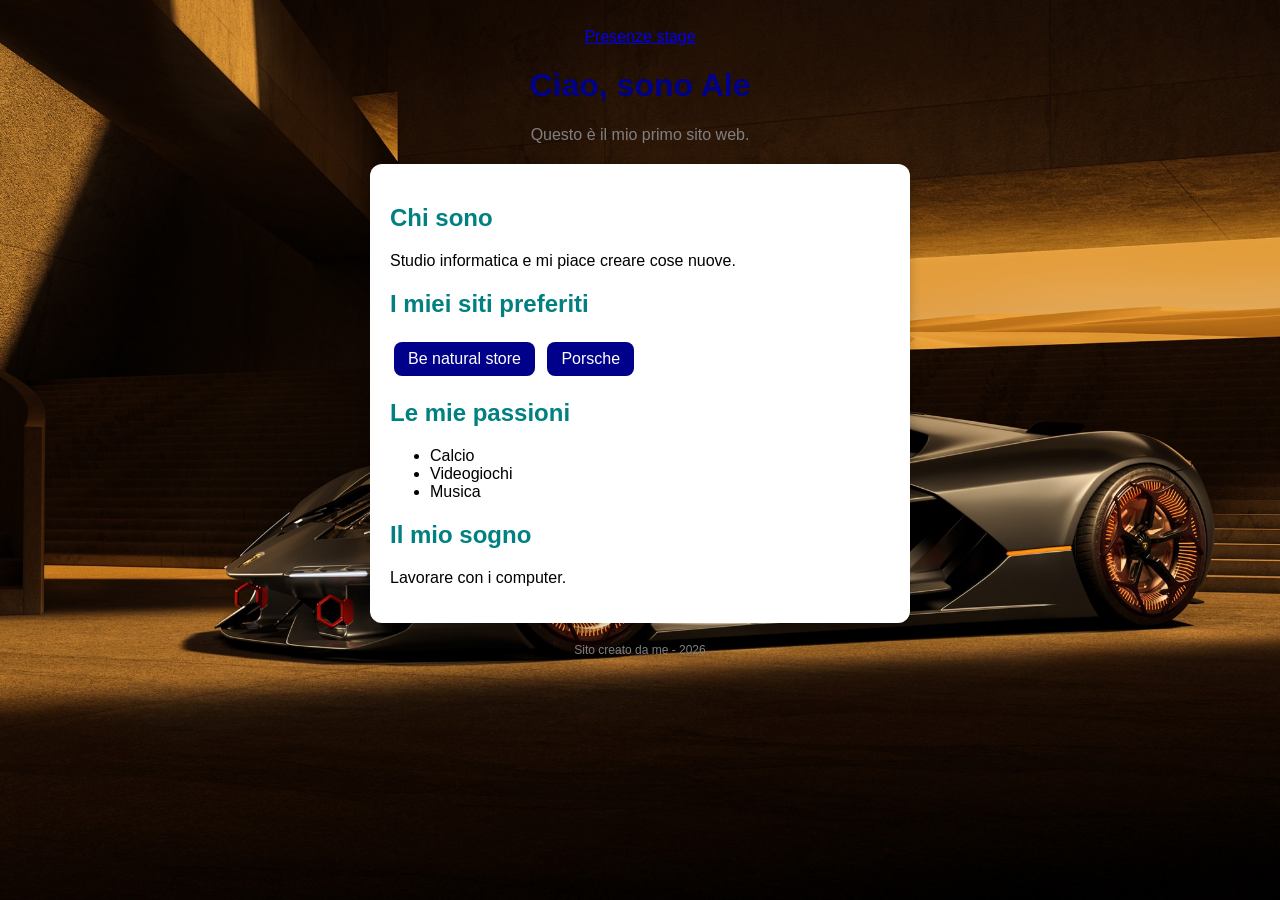
<file: index.html>
<!DOCTYPE html>
<html lang="it">
<head>
  <meta charset="utf-8">
  <meta name="viewport" content="width=device-width, initial-scale=1">
  <title>Il mio primo sito</title>
  <a href="presenze.html">Presenze stage</a>
  <link rel="stylesheet" href="style.css">
</head>
<body>
  <h1>Ciao, sono Ale</h1>
  <p class="sotto">Questo è il mio primo sito web.</p>

  <div class="scheda">
    <h2>Chi sono</h2>
    <p>Studio informatica e mi piace creare cose nuove.</p>
     <h2>I miei siti preferiti</h2>
    <p>
      <a class="bottone" href="https://it.wikipedia.org/wiki/HTML" target="_blank">Be natural store</a>
      <a class="bottone" href="https://www.porsche.com/italy/models/">Porsche</a>
    </p>
    <h2>Le mie passioni</h2>
    <ul>
      <li>Calcio</li>
      <li>Videogiochi</li>
      <li>Musica</li>
    </ul>

    <h2>Il mio sogno</h2>
    <p>Lavorare con i computer.</p>
  </div>

  <p class="piede">Sito creato da me - 2026</p>
</body>
</html>
</file>
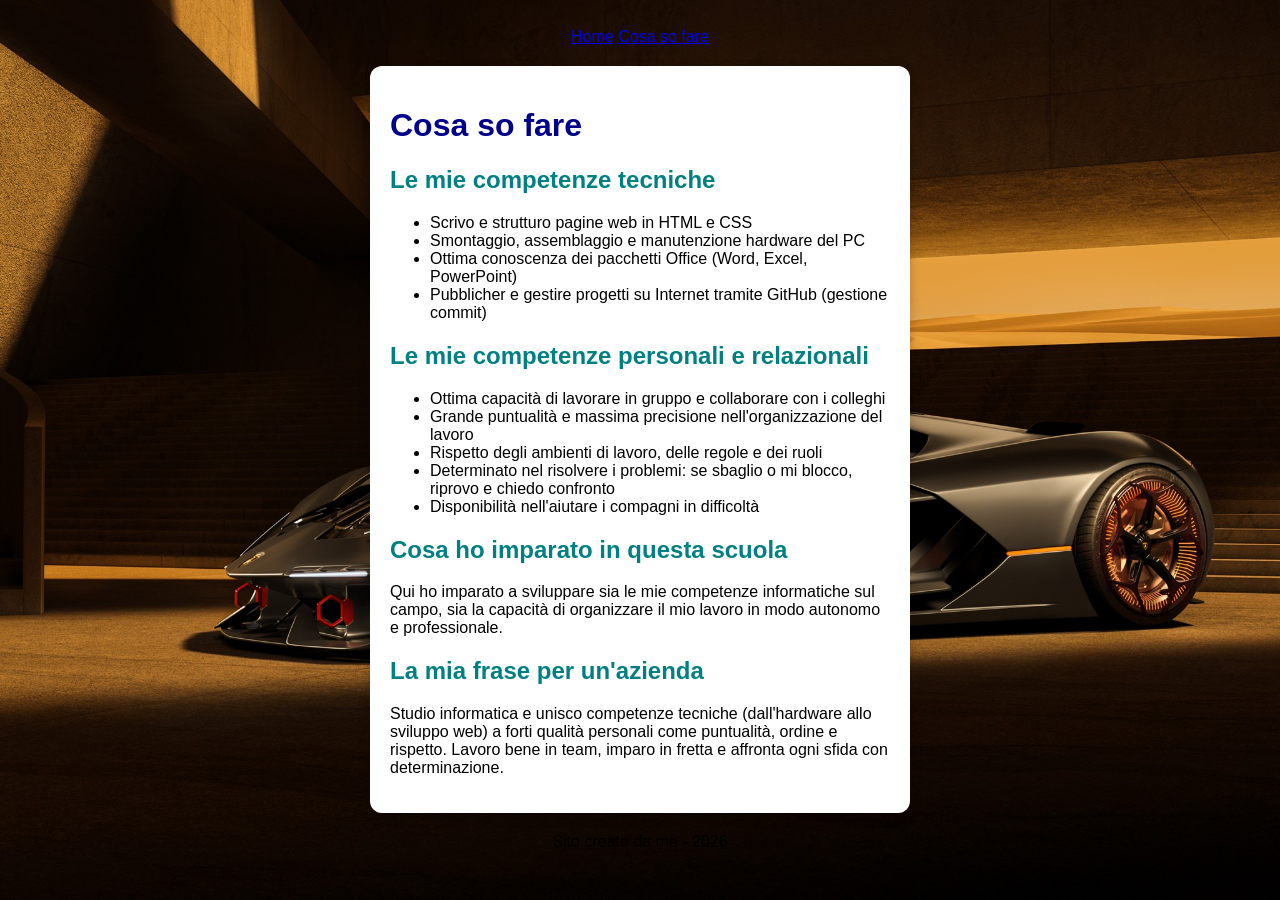
<file: competenze.html>
<!DOCTYPE html>
<html lang="it">
<head>
  <meta charset="utf-8">
  <meta name="viewport" content="width=device-width, initial-scale=1">
  <title>Cosa so fare</title>
  <link rel="stylesheet" href="style.css">
</head>
<body>
  <nav class="menu">
    <a href="index.html">Home</a>
    <a href="competenze.html" aria-current="page">Cosa so fare</a>
  </nav>

  <main class="scheda">
    <h1>Cosa so fare</h1>

    <h2>Le mie competenze tecniche</h2>
    <ul>
      <li>Scrivo e strutturo pagine web in HTML e CSS</li>
      <li>Smontaggio, assemblaggio e manutenzione hardware del PC</li>
      <li>Ottima conoscenza dei pacchetti Office (Word, Excel, PowerPoint)</li>
      <li>Pubblicher e gestire progetti su Internet tramite GitHub (gestione commit)</li>
    </ul>

    <h2>Le mie competenze personali e relazionali</h2>
    <ul>
      <li>Ottima capacità di lavorare in gruppo e collaborare con i colleghi</li>
      <li>Grande puntualità e massima precisione nell'organizzazione del lavoro</li>
      <li>Rispetto degli ambienti di lavoro, delle regole e dei ruoli</li>
      <li>Determinato nel risolvere i problemi: se sbaglio o mi blocco, riprovo e chiedo confronto</li>
      <li>Disponibilità nell'aiutare i compagni in difficoltà</li>
    </ul>

    <h2>Cosa ho imparato in questa scuola</h2>
    <p>Qui ho imparato a sviluppare sia le mie competenze informatiche sul campo, sia la capacità di organizzare il mio lavoro in modo autonomo e professionale.</p>

    <h2>La mia frase per un'azienda</h2>
    <p>Studio informatica e unisco competenze tecniche (dall'hardware allo sviluppo web) a forti qualità personali come puntualità, ordine e rispetto. Lavoro bene in team, imparo in fretta e affronta ogni sfida con determinazione.</p>
  </main>

  <footer>Sito creato da me - 2026</footer>
</body>
</html>
</file>
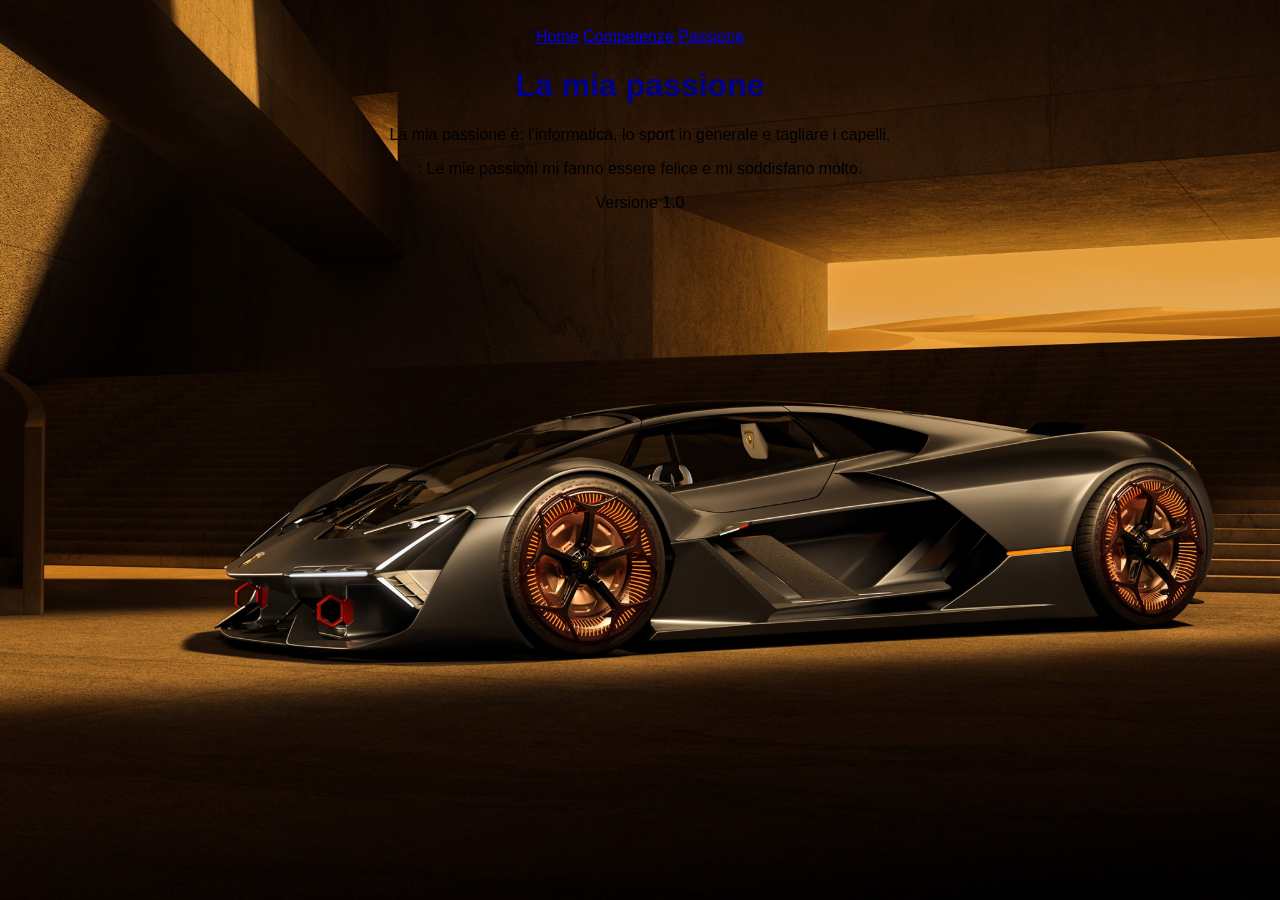
<file: passione.html>
<!DOCTYPE html>
<html lang="it">
<head>
  <meta charset="utf-8">
  <meta name="viewport" content="width=device-width, initial-scale=1">
  <title>La mia passione</title>
  <link rel="stylesheet" href="style.css">
</head>
<body>
  <nav>
    <a href="index.html">Home</a>
    <a href="competenze.html">Competenze</a>
    <a href="passione.html">Passione</a>
  </nav>
  <main>
    <h1>La mia passione</h1>
    <p> La mia passione è: l'informatica, lo sport in generale e tagliare i capelli. </p>
    <p>: Le mie passioni mi fanno essere felice e mi soddisfano molto. </p>
  </main>
  <footer>Versione 1.0</footer>
</body>
</html>
</file>
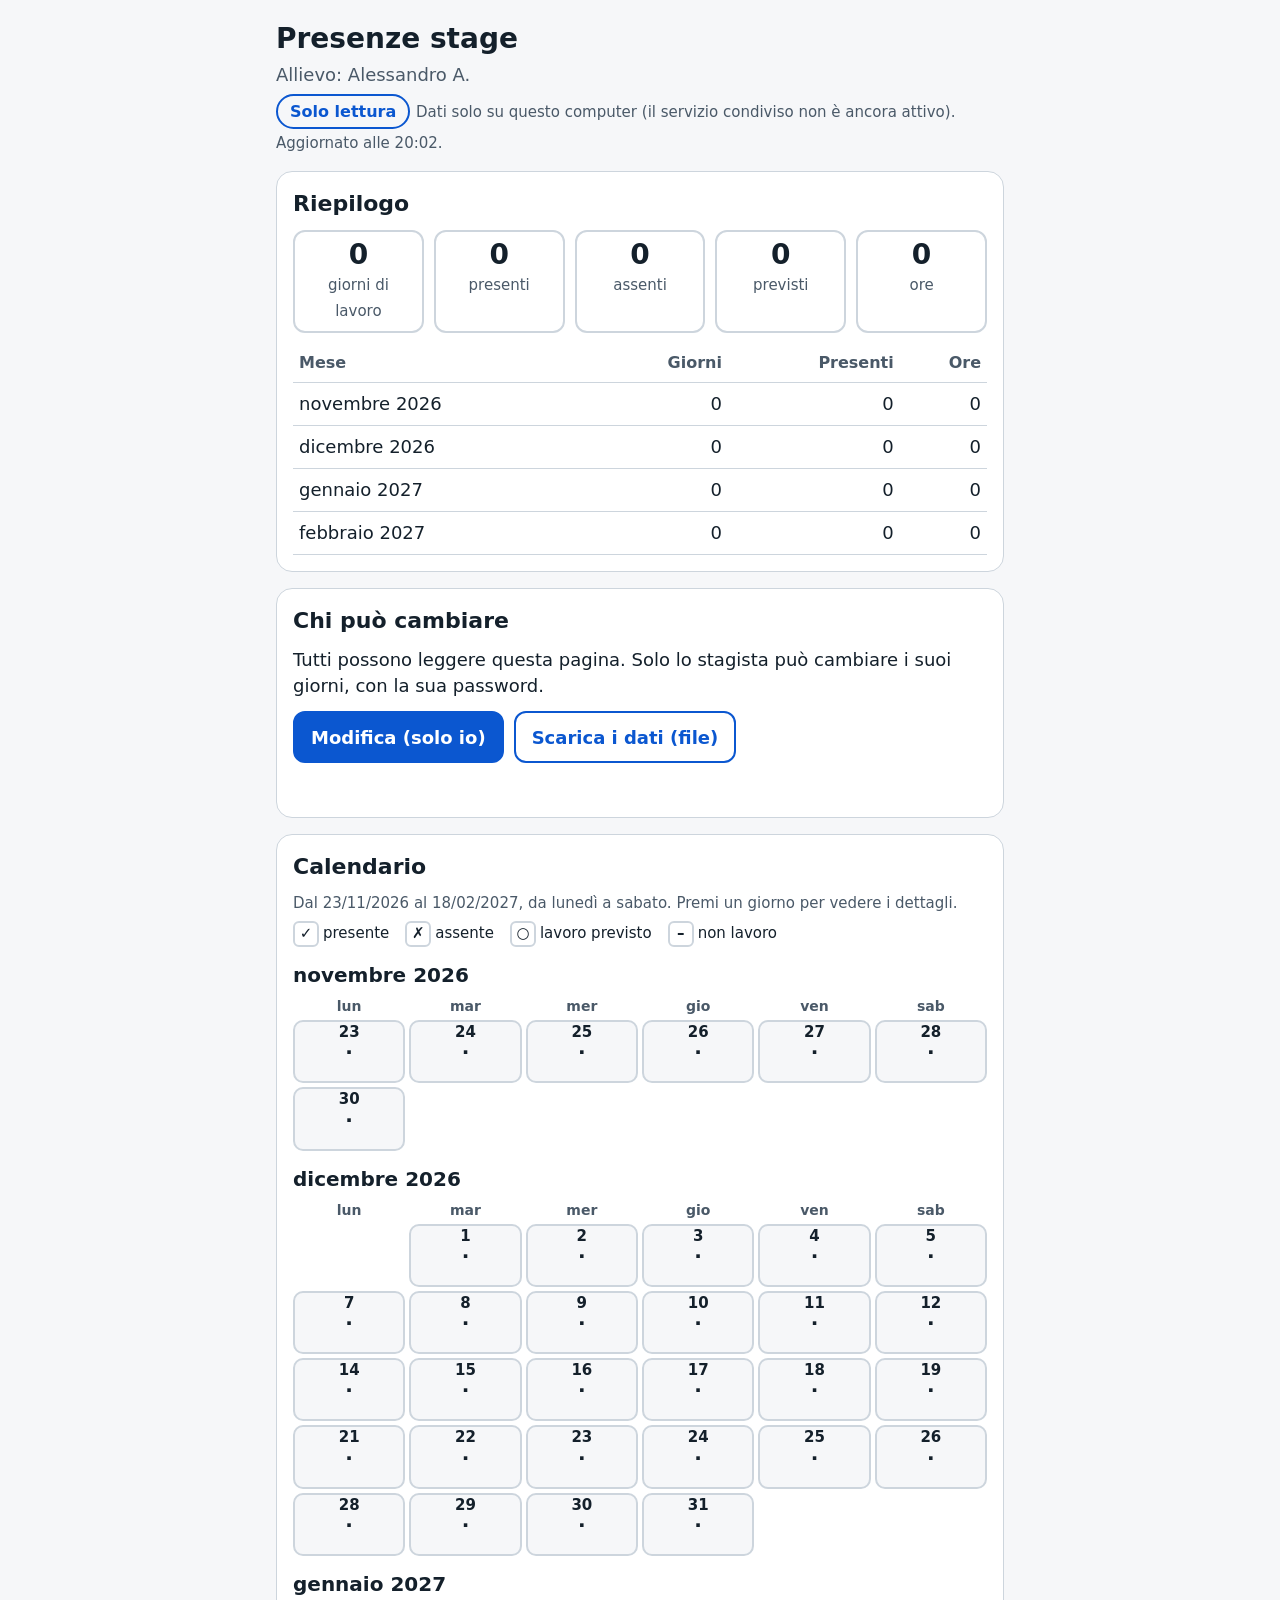
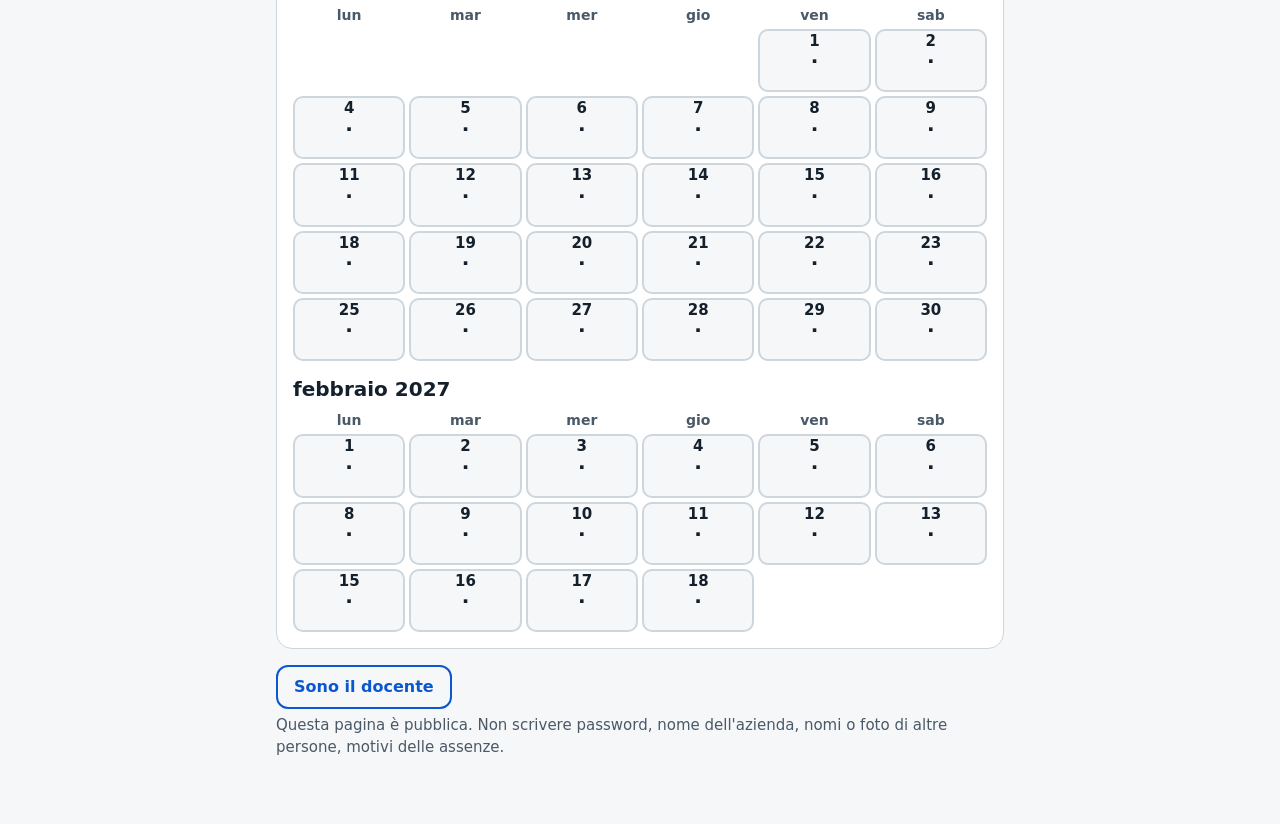
<file: presenze.html>
<!doctype html>
<html lang="it"><head><meta charset="utf-8"><meta name="viewport" content="width=device-width,initial-scale=1"><meta name="robots" content="noindex"><link rel="icon" href="data:,">
<title>Presenze stage</title>
<style>
:root{--bg:#f6f7f9;--card:#fff;--ink:#14202b;--mut:#4a5968;--line:#cdd5dd;--acc:#0b57d0;--accd:#fff;--ok:#0a7a3d;--okbg:#c8f0d2;--ko:#a32020;--kobg:#f6c9c9;--pv:#8a5a00;--pvbg:#fde9b8;--nl:#e7eaee;--warn:#fff8e1;--warnl:#e6c96a}
:root[data-theme="dark"]{--bg:#10161c;--card:#1a232c;--ink:#e8eef4;--mut:#a9b7c4;--line:#33424f;--acc:#8ab4f8;--accd:#10161c;--ok:#7fd69b;--okbg:#17402a;--ko:#ff9b9b;--kobg:#4a2222;--pv:#f2c66d;--pvbg:#4a3a12;--nl:#26313b;--warn:#3a3213;--warnl:#7a6a22}
@media (prefers-color-scheme:dark){:root:not([data-theme="light"]){--bg:#10161c;--card:#1a232c;--ink:#e8eef4;--mut:#a9b7c4;--line:#33424f;--acc:#8ab4f8;--accd:#10161c;--ok:#7fd69b;--okbg:#17402a;--ko:#ff9b9b;--kobg:#4a2222;--pv:#f2c66d;--pvbg:#4a3a12;--nl:#26313b;--warn:#3a3213;--warnl:#7a6a22}}
*{box-sizing:border-box}
html{-webkit-text-size-adjust:100%}
body{margin:0;background:var(--bg);color:var(--ink);font:18px/1.45 system-ui,-apple-system,"Segoe UI",Roboto,Arial,sans-serif;overflow-wrap:anywhere}
main{max-width:760px;margin:0 auto;padding:14px 16px 60px}
h1{font-size:28px;line-height:1.2;margin:8px 0 4px}
h2{font-size:22px;margin:0 0 10px}
p{margin:6px 0}
.sub,.small{color:var(--mut)}.small{font-size:15px}
section{background:var(--card);border:1px solid var(--line);border-radius:16px;padding:16px;margin:16px 0}
.badge{display:inline-block;padding:4px 12px;border-radius:99px;font-weight:700;font-size:16px;border:2px solid var(--line)}
.badge.view{border-color:var(--acc);color:var(--acc)}
.badge.edit{border-color:var(--ok);color:var(--ok);background:var(--okbg)}
.btn{min-height:52px;padding:10px 16px;border-radius:12px;border:2px solid var(--acc);background:var(--acc);color:var(--accd);font-weight:700;font-size:18px;line-height:1.2;font-family:inherit;cursor:pointer;touch-action:manipulation}
.btn.sec{background:transparent;color:var(--acc)}
.btn.ko{background:transparent;color:var(--ko);border-color:var(--ko)}
.btn:disabled{opacity:.5;cursor:default}
label{display:block;font-weight:700;margin:12px 0 4px}
input,select,textarea{width:100%;min-height:52px;font:inherit;padding:8px 10px;border-radius:10px;border:2px solid var(--line);background:var(--bg);color:var(--ink)}
textarea{min-height:96px}
input[type=checkbox]{width:28px;min-height:28px;height:28px;margin:0}
.msg{min-height:26px;font-weight:700}.msg.ok{color:var(--ok)}.msg.ko{color:var(--ko)}
.warn{background:var(--warn);border:1px solid var(--warnl);border-radius:10px;padding:10px 12px;margin:10px 0}
.actions{display:flex;flex-wrap:wrap;gap:10px;margin-top:12px}
[hidden]{display:none!important}
.cards{display:grid;grid-template-columns:repeat(2,1fr);gap:10px}
@media (min-width:600px){.cards{grid-template-columns:repeat(5,1fr)}}
.card{border:2px solid var(--line);border-radius:12px;padding:8px;text-align:center}
.card b{display:block;font-size:28px;line-height:1.1}.card span{font-size:15px;color:var(--mut)}
table{width:100%;border-collapse:collapse;margin-top:10px}
th,td{border-bottom:1px solid var(--line);padding:8px 6px;text-align:left}
th{font-size:16px;color:var(--mut)}td.n,th.n{text-align:right;white-space:nowrap}
.mese{margin:14px 0 6px;font-size:20px}
.grid{display:grid;grid-template-columns:repeat(6,1fr);gap:4px}
.gh{text-align:center;font-size:14px;font-weight:700;color:var(--mut)}
.d{min-height:62px;border-radius:10px;border:2px solid var(--line);background:var(--bg);color:var(--ink);font:inherit;padding:2px;display:flex;flex-direction:column;align-items:center;justify-content:center;line-height:1.15;cursor:pointer;touch-action:manipulation}
.d .dn{font-size:15px;font-weight:700}.d .sy{font-size:20px;font-weight:700}.d .ho{font-size:13px}
.d.s-N{background:var(--nl);color:var(--mut)}
.d.s-L{background:var(--pvbg);border-color:var(--pv);color:var(--pv)}
.d.s-P{background:var(--okbg);border-color:var(--ok);color:var(--ok)}
.d.s-A{background:var(--kobg);border-color:var(--ko);color:var(--ko)}
.vuoto{visibility:hidden}
.leg{display:flex;flex-wrap:wrap;gap:8px 16px;font-size:15px}
.leg span b{display:inline-block;min-width:26px;text-align:center;border-radius:6px;border:2px solid var(--line);margin-right:4px}
#sheet{position:fixed;inset:0;background:rgba(0,0,0,.5);display:flex;align-items:flex-end;justify-content:center;z-index:10}
#sheet .in{background:var(--card);width:100%;max-width:560px;max-height:92vh;overflow:auto;border-radius:18px 18px 0 0;padding:16px}
.sc{display:grid;grid-template-columns:1fr 1fr;gap:8px}
.sc .btn{background:var(--bg);color:var(--ink);border-color:var(--line)}
.sc .btn.on.N{background:var(--nl);border-color:var(--mut)}
.sc .btn.on.L{background:var(--pvbg);border-color:var(--pv);color:var(--pv)}
.sc .btn.on.P{background:var(--okbg);border-color:var(--ok);color:var(--ok)}
.sc .btn.on.A{background:var(--kobg);border-color:var(--ko);color:var(--ko)}
.days{display:grid;grid-template-columns:repeat(3,1fr);gap:8px}
.days label{display:flex;align-items:center;gap:8px;margin:0;font-weight:400;min-height:48px}
@media (max-width:520px){h1{font-size:24px}}
</style></head><body><main>
<h1>Presenze stage</h1>
<p class="sub" id="chi"></p>
<div id="viewer" hidden><label for="v-all">Allievo</label><select id="v-all"></select></div>
<div class="warn" id="prova" hidden><b>MODO PROVA.</b> Quello che scrivi resta solo su questo computer. Non va nelle presenze vere.</div>
<p><span class="badge view" id="modo">Solo lettura</span> <span class="small" id="stato">Caricamento...</span></p>

<section id="s-riep"><h2>Riepilogo</h2>
<div class="cards">
<div class="card"><b id="r-lav">0</b><span>giorni di lavoro</span></div>
<div class="card"><b id="r-pre">0</b><span>presenti</span></div>
<div class="card"><b id="r-ass">0</b><span>assenti</span></div>
<div class="card"><b id="r-prev">0</b><span>previsti</span></div>
<div class="card"><b id="r-ore">0</b><span>ore</span></div>
</div>
<table id="t-mesi"><thead><tr><th>Mese</th><th class="n">Giorni</th><th class="n">Presenti</th><th class="n">Ore</th></tr></thead><tbody></tbody></table>
</section>

<section id="s-az"><h2>Chi può cambiare</h2>
<p id="az-testo">Tutti possono leggere questa pagina. Solo lo stagista può cambiare i suoi giorni, con la sua password.</p>
<div id="f-pw" hidden>
<p id="pw-aiuto"></p>
<label for="pw1" id="l-pw1">Password</label><input id="pw1" type="password" autocomplete="current-password">
<div id="pw2box" hidden><label for="pw2">Scrivi ancora la stessa password</label><input id="pw2" type="password" autocomplete="new-password"></div>
<div class="actions"><button class="btn" id="b-pw-ok" type="button">Entra</button><button class="btn sec" id="b-pw-no" type="button">Annulla</button></div>
</div>
<div id="f-doc" hidden>
<label for="du">Utente</label><input id="du" type="text" autocomplete="username" autocapitalize="none" spellcheck="false">
<label for="dp">Password</label><input id="dp" type="password" autocomplete="current-password">
<div class="actions"><button class="btn" id="b-doc-ok" type="button">Entra</button><button class="btn sec" id="b-doc-no" type="button">Annulla</button></div>
</div>
<div class="actions" id="az-bott">
<button class="btn" id="b-mod" type="button">Modifica (solo io)</button>
<button class="btn sec" id="b-esci" type="button" hidden>Esci dalla modifica</button>
<button class="btn sec" id="b-export" type="button">Scarica i dati (file)</button>
<button class="btn sec" id="b-invia" type="button" hidden>Invia le modifiche in attesa</button>
</div>
<p class="msg" id="msg" role="status" aria-live="polite"></p>
</section>

<section id="s-fissi" hidden><h2>I miei giorni di lavoro</h2>
<p class="small">Scegli i giorni della settimana in cui lavori. Premi il bottone: tutti i giorni ancora vuoti diventano <b>Lavoro previsto</b> o <b>Non lavoro</b>. I giorni già segnati non cambiano.</p>
<div class="days" id="giorni-sett"></div>
<div class="actions"><button class="btn" id="b-fissi" type="button">Segna i giorni scelti</button></div>
</section>

<section><h2>Calendario</h2>
<p class="small">Dal 23/11/2026 al 18/02/2027, da lunedì a sabato. Premi un giorno per vedere i dettagli.</p>
<div class="leg"><span><b>✓</b>presente</span><span><b>✗</b>assente</span><span><b>○</b>lavoro previsto</span><span><b>–</b>non lavoro</span></div>
<div id="cal"></div></section>
<section id="s-doc" hidden><h2>Docente</h2><p class="small">Hai fatto l'accesso come docente. Puoi cambiare i giorni di questo allievo.</p>
<div class="actions"><button class="btn ko" id="b-reset" type="button">Azzera la password di questo allievo</button></div></section>
<p class="small"><button class="btn sec" id="b-docente" type="button" style="min-height:44px;font-size:16px">Sono il docente</button></p>
<p class="small">Questa pagina è pubblica. Non scrivere password, nome dell'azienda, nomi o foto di altre persone, motivi delle assenze.</p>
</main>
<div id="sheet" hidden role="dialog" aria-modal="true" aria-labelledby="sh-tit"><div class="in">
<h2 id="sh-tit"></h2>
<div id="sh-let"></div>
<div id="sh-mod" hidden>
<div class="sc" id="sh-stati"></div>
<div id="sh-campi">
<div id="sh-oreb"><label for="sh-ore">Ore (da 0 a 12)</label><input id="sh-ore" type="number" min="0" max="12" step="0.5" inputmode="decimal" placeholder="Per esempio: 6"></div>
<label for="sh-att" id="sh-attl">Che cosa hai fatto</label><textarea id="sh-att" maxlength="200" placeholder="Poche parole"></textarea>
</div>
<p class="msg" id="sh-msg" role="status" aria-live="polite"></p>
<div class="actions"><button class="btn" id="sh-salva" type="button">Salva il giorno</button><button class="btn sec" id="sh-vuoto" type="button">Svuota il giorno</button><button class="btn sec" id="sh-chiudi2" type="button">Chiudi</button></div>
</div>
<div class="actions" id="sh-solo"><button class="btn sec" id="sh-chiudi" type="button">Chiudi</button></div>
</div></div>
<script>
"use strict";
/* ====== CONFIGURAZIONE (versione 2.0, 16/11/2026) ====== */
var CFG = {
  allievo: "Alessandro A.",            /* «Nome I.»: lo mette la pagina «copia» */
  inizio: "2026-11-23", fine: "2027-02-18",
  endpoint: "",                      /* servizio Apps Script; vuoto = dati solo su questo computer */
  configUrl: "https://nicolaregge-pulse.github.io/corso-informatica/stage/config.json",  /* qui sta l'indirizzo del servizio: si attiva senza rifare le pagine */
  docenteModifica: true,             /* UN SOLO VALORE: true = il docente puo' sbloccare la modifica di ogni allievo; false = solo lo stagista */
  allievi: ["Alessandro A.","Denis A.","David A.","Eric C.","Nicolo' C.","Mirko D.","Ariel D.","Mahmoud E.","Rafi F.","Emmanuel F.","Andrea G.","Simone G.","Zhan L.","Tomas L.","Filippo M.","Beatrice N.","Kelvin P.","Kevin R.","Gabriele R.","Dani S.","Samuele U.","Noah V."],
  /*DOC-INIZIO*/
  doc: {iter: 200000, salt: "a8d4a243b55802ee8b06f915b5110654", verifier: "cc451e6afb8af21f107ca91ed9ddba4261b056ec4e5d4fe41ef4ede240320309"},
  /*DOC-FINE*/
  chiave: "presenze-stage-v2"
};
var PROVA = /[?&]prova=1/.test(location.search);
if (PROVA) { CFG.endpoint = ""; CFG.chiave += "-prova"; }
var QS = (location.search.match(/[?&]allievo=([^&]*)/) || [])[1];
var VIEWER = CFG.allievo.charAt(0) === "@";
var ALL = VIEWER ? (QS ? decodeURIComponent(QS.replace(/\+/g, " ")) : "") : CFG.allievo;
var NOMI = {N: "Non lavoro", L: "Lavoro previsto", P: "Presente", A: "Assente"};
var SIMB = {N: "–", L: "○", P: "✓", A: "✗"};
var GN = ["domenica","lunedì","martedì","mercoledì","giovedì","venerdì","sabato"];
var MN = ["gennaio","febbraio","marzo","aprile","maggio","giugno","luglio","agosto","settembre","ottobre","novembre","dicembre"];
var dati = {};            /* iso -> {s,o,t} dell'allievo mostrato */
var info = {salt: "", haPassword: false};
var pend = {};            /* modifiche non ancora nel servizio */
var K = null, comeDocente = false, aperto = null, ultimiDati = [];
var $ = function (id) { return document.getElementById(id); };
function el(t, c, x) { var e = document.createElement(t); if (c) e.className = c; if (x != null) e.textContent = x; return e; }
function utc(iso) { var p = iso.split("-"); return new Date(Date.UTC(+p[0], +p[1] - 1, +p[2])); }
function isoDi(d) { return d.toISOString().slice(0, 10); }
function fmt(iso) { var p = iso.split("-"); return p[2] + "/" + p[1] + "/" + p[0]; }
function nOre(n) { return String(Math.round(n * 10) / 10).replace(".", ","); }
function periodo() { var a = [], d = utc(CFG.inizio), f = utc(CFG.fine); while (d <= f) { if (d.getUTCDay() !== 0) a.push(isoDi(d)); d = new Date(d.getTime() + 86400000); } return a; }
var PER = periodo();
function msg(t, k) { var m = $("msg"); m.className = "msg " + (k || ""); m.textContent = t; }

/* ====== dati: locali o dal servizio ====== */
function kLoc(p) { return CFG.chiave + ":" + (p || "d") + ":" + ALL; }
function leggiLoc(p) { try { var t = localStorage.getItem(kLoc(p)); return t ? JSON.parse(t) : null; } catch (e) { return null; } }
function scriviLoc(p, v) { try { localStorage.setItem(kLoc(p), JSON.stringify(v)); } catch (e) {} }
function vista() { var o = {}, k; for (k in dati) o[k] = dati[k]; for (k in pend) { if (pend[k].s) o[k] = pend[k]; else delete o[k]; } return o; }
function stato(t) { $("stato").textContent = t; }
function ora() { var d = new Date(); return ("0" + d.getHours()).slice(-2) + ":" + ("0" + d.getMinutes()).slice(-2); }
function carica() {
  if (!ALL) { dati = {}; disegna(); stato("Scegli un allievo."); return Promise.resolve(); }
  pend = (CFG.endpoint && leggiLoc("pend")) || {};
  if (!CFG.endpoint) {
    var l = leggiLoc("d") || {};
    dati = l.giorni || {}; info = {salt: l.salt || "", haPassword: !!l.verifier};
    stato((PROVA ? "Modo prova: dati solo su questo computer. " : "Dati solo su questo computer (il servizio condiviso non è ancora attivo). ") + "Aggiornato alle " + ora() + ".");
    disegna(); return Promise.resolve();
  }
  return fetch(CFG.endpoint + "?t=" + Date.now()).then(function (r) { return r.json(); }).then(function (j) {
    dati = {}; (j.giorni || []).forEach(function (g) { if (g.a === ALL) dati[g.d] = {s: g.s, o: Number(g.o) || 0, t: g.t || ""}; });
    var a = (j.allievi || []).filter(function (x) { return x.nome === ALL; })[0];
    info = a ? {salt: a.salt || "", haPassword: !!a.haPassword} : {salt: "", haPassword: false};
    if (typeof j.docenteModifica === "boolean") CFG.docenteModifica = j.docenteModifica;
    stato("Dati dal servizio condiviso. Aggiornati alle " + ora() + ".");
    disegna();
  }).catch(function () { dati = {}; stato("Il servizio condiviso non risponde. Riprova più tardi."); disegna(); });
}

/* ====== calendario e riepilogo ====== */
function disegna() {
  $("chi").textContent = ALL ? "Allievo: " + ALL : "Scegli un allievo per vedere le sue presenze.";
  var v = vista(), c = {L: 0, P: 0, A: 0, ore: 0}, mesi = {};
  PER.forEach(function (d) {
    var x = v[d]; if (!x) return; var m = d.slice(0, 7);
    mesi[m] = mesi[m] || {g: 0, p: 0, o: 0};
    if (x.s === "L") { c.L++; mesi[m].g++; }
    if (x.s === "P") { c.P++; mesi[m].g++; mesi[m].p++; mesi[m].o += x.o || 0; c.ore += x.o || 0; }
    if (x.s === "A") { c.A++; mesi[m].g++; }
  });
  $("r-lav").textContent = c.L + c.P + c.A; $("r-pre").textContent = c.P; $("r-ass").textContent = c.A; $("r-prev").textContent = c.L; $("r-ore").textContent = nOre(c.ore);
  var tb = document.querySelector("#t-mesi tbody"); tb.textContent = "";
  var chiavi = []; PER.forEach(function (d) { var m = d.slice(0, 7); if (chiavi.indexOf(m) < 0) chiavi.push(m); });
  chiavi.forEach(function (m) {
    var q = mesi[m] || {g: 0, p: 0, o: 0}, tr = el("tr");
    tr.appendChild(el("td", null, MN[+m.slice(5) - 1] + " " + m.slice(0, 4))); tr.appendChild(el("td", "n", q.g)); tr.appendChild(el("td", "n", q.p)); tr.appendChild(el("td", "n", nOre(q.o))); tb.appendChild(tr);
  });
  var cal = $("cal"); cal.textContent = "";
  chiavi.forEach(function (m) {
    cal.appendChild(el("h3", "mese", MN[+m.slice(5) - 1] + " " + m.slice(0, 4)));
    var g = el("div", "grid"); ["lun", "mar", "mer", "gio", "ven", "sab"].forEach(function (n) { g.appendChild(el("div", "gh", n)); });
    var giorni = PER.filter(function (d) { return d.slice(0, 7) === m; });
    var off = (utc(giorni[0]).getUTCDay() + 6) % 7; for (var i = 0; i < off; i++) g.appendChild(el("div", "vuoto"));
    giorni.forEach(function (d) {
      var x = v[d], b = el("button", "d" + (x ? " s-" + x.s : "")); b.type = "button";
      b.appendChild(el("span", "dn", String(+d.slice(8)))); b.appendChild(el("span", "sy", x ? SIMB[x.s] : "·"));
      b.appendChild(el("span", "ho", x && x.s === "P" ? nOre(x.o || 0) + " h" : " "));
      b.setAttribute("aria-label", GN[utc(d).getUTCDay()] + " " + fmt(d) + ": " + (x ? NOMI[x.s] + (x.s === "P" ? ", " + nOre(x.o || 0) + " ore" : "") : "non segnato"));
      b.addEventListener("click", function () { apriGiorno(d); }); g.appendChild(b);
    });
    cal.appendChild(g);
  });
  $("b-invia").hidden = !(K && CFG.endpoint && Object.keys(pend).length);
}

/* ====== il giorno ====== */
var scelta = "";
function apriGiorno(d) {
  aperto = d; var x = vista()[d];
  $("sh-tit").textContent = GN[utc(d).getUTCDay()] + " " + fmt(d); $("sh-msg").textContent = "";
  var let_ = $("sh-let"); let_.textContent = "";
  if (!K) {
    let_.appendChild(el("p", null, x ? NOMI[x.s] : "Non ancora segnato."));
    if (x && x.s === "P") let_.appendChild(el("p", null, "Ore: " + nOre(x.o || 0)));
    if (x && x.t) let_.appendChild(el("p", null, x.t));
    $("sh-mod").hidden = true; $("sh-solo").hidden = false;
  } else {
    scelta = x ? x.s : ""; $("sh-ore").value = x && x.s === "P" ? x.o : ""; $("sh-att").value = x ? (x.t || "") : "";
    var S = $("sh-stati"); S.textContent = "";
    ["P", "A", "L", "N"].forEach(function (s) {
      var b = el("button", "btn " + s, SIMB[s] + " " + NOMI[s]); b.type = "button"; b.dataset.s = s;
      b.addEventListener("click", function () { scelta = s; campi(); }); S.appendChild(b);
    });
    campi(); $("sh-mod").hidden = false; $("sh-solo").hidden = true;
  }
  $("sheet").hidden = false;
  var f = $("sh-mod").hidden ? $("sh-chiudi") : S0(); if (f) f.focus();
}
function S0() { return $("sh-stati").firstChild; }
function campi() {
  Array.prototype.forEach.call($("sh-stati").children, function (b) { b.className = "btn " + b.dataset.s + (b.dataset.s === scelta ? " on" : ""); b.setAttribute("aria-pressed", b.dataset.s === scelta ? "true" : "false"); });
  $("sh-campi").hidden = !(scelta === "P" || scelta === "L"); $("sh-oreb").hidden = scelta !== "P";
  $("sh-attl").textContent = scelta === "L" ? "Che cosa farai (facoltativo)" : "Che cosa hai fatto";
}
function chiudi() { $("sheet").hidden = true; aperto = null; }
function salvaGiorno() {
  var m = $("sh-msg"); m.className = "msg ko";
  if (!scelta) { m.textContent = "Scegli una delle quattro cose."; return; }
  var o = 0, t = $("sh-att").value.trim().slice(0, 200);
  if (scelta === "P") {
    o = parseFloat(String($("sh-ore").value).replace(",", "."));
    if (isNaN(o) || o < 0 || o > 12) { m.textContent = "Le ore sono un numero da 0 a 12."; return; }
    if (!t) { m.textContent = "Scrivi in poche parole che cosa hai fatto."; return; }
  }
  if (scelta === "A" || scelta === "N") t = "";
  invia([{d: aperto, s: scelta, o: o, t: t}]).then(function (ok) { if (ok) chiudi(); });
}
function svuotaGiorno() { invia([{d: aperto, s: "", o: 0, t: ""}]).then(function (ok) { if (ok) chiudi(); }); }

/* ====== salvataggio ====== */
function applica(lista) {
  lista.forEach(function (g) { if (g.s) dati[g.d] = {s: g.s, o: g.o, t: g.t}; else delete dati[g.d]; });
}
function invia(lista) {
  if (!K) { msg("Per cambiare serve l'accesso.", "ko"); return Promise.resolve(false); }
  if (!CFG.endpoint) {
    if (comeDocente && !CFG.docenteModifica) { msg("La modifica del docente è spenta.", "ko"); return Promise.resolve(false); }
    applica(lista); var l = leggiLoc("d") || {}; l.giorni = dati; scriviLoc("d", l); disegna();
    msg("Salvato su questo computer. Premi «Scarica i dati» per avere il file.", "ok"); return Promise.resolve(true);
  }
  return post({op: "salva", allievo: ALL, k: K, giorni: lista}).then(function (j) {
    if (j && j.ok) { applica(lista); lista.forEach(function (g) { delete pend[g.d]; }); scriviLoc("pend", pend); disegna(); msg("Salvato nel servizio condiviso.", "ok"); return true; }
    if (j && /accesso/.test(j.errore || "")) { msg("La password non è più valida. Esci e rientra.", "ko"); return false; }
    msg("Il servizio non ha accettato (" + ((j && j.errore) || "errore") + ").", "ko"); return false;
  }).catch(function () {
    lista.forEach(function (g) { pend[g.d] = {s: g.s, o: g.o, t: g.t}; }); scriviLoc("pend", pend); disegna();
    msg("Non riesco a inviare. La modifica resta su questo computer: premi «Invia le modifiche in attesa».", "ko"); return true;
  });
}
function inviaAttesa() {
  var lista = Object.keys(pend).map(function (d) { return {d: d, s: pend[d].s, o: pend[d].o || 0, t: pend[d].t || ""}; });
  if (!lista.length) return; invia(lista).then(function () { carica(); });
}
function post(c) { return fetch(CFG.endpoint, {method: "POST", headers: {"Content-Type": "text/plain;charset=utf-8"}, body: JSON.stringify(c)}).then(function (r) { return r.json(); }); }

/* ====== password: PBKDF2 con sale; si salva e si confronta solo l'impronta ====== */
function hex2buf(h) { var a = new Uint8Array(h.length / 2); for (var i = 0; i < a.length; i++) a[i] = parseInt(h.substr(i * 2, 2), 16); return a; }
function buf2hex(b) { return Array.prototype.map.call(new Uint8Array(b), function (x) { return ("0" + x.toString(16)).slice(-2); }).join(""); }
function derivaChiave(saltHex, extra, password, iter) {
  var enc = new TextEncoder(), sale = hex2buf(saltHex), u = enc.encode(extra.trim().toLowerCase());
  var s = new Uint8Array(sale.length + u.length); s.set(sale, 0); s.set(u, sale.length);
  return crypto.subtle.importKey("raw", enc.encode(password), "PBKDF2", false, ["deriveBits"]).then(function (k) {
    return crypto.subtle.deriveBits({name: "PBKDF2", hash: "SHA-256", salt: s, iterations: iter}, k, 256);
  }).then(function (bits) { var kk = buf2hex(bits); return crypto.subtle.digest("SHA-256", enc.encode(kk)).then(function (h) { return {K: kk, V: buf2hex(h)}; }); });
}
function saleNuovo() { var a = new Uint8Array(16); crypto.getRandomValues(a); return buf2hex(a); }
var ITER = 200000;
function haCrypto() { return !!(window.crypto && crypto.subtle); }

function mostraPw(si) {
  $("f-pw").hidden = !si; $("f-doc").hidden = true; $("pw1").value = ""; $("pw2").value = "";
  if (!si) return;
  var nuova = !info.haPassword;
  $("pw2box").hidden = !nuova;
  $("pw-aiuto").textContent = nuova ? "Prima volta: scegli la tua password. Almeno 8 caratteri. Scrivila su un posto sicuro: non si può leggere più. Non darla a nessuno." : "Scrivi la tua password.";
  $("l-pw1").textContent = nuova ? "Scegli la password" : "Password"; $("b-pw-ok").textContent = nuova ? "Salva la password ed entra" : "Entra";
  $("pw1").autocomplete = nuova ? "new-password" : "current-password"; $("pw1").focus();
}
function entraStagista() {
  if (!haCrypto()) { msg("Questo browser non può controllare la password. Apri la pagina con https.", "ko"); return; }
  var p = $("pw1").value, nuova = !info.haPassword;
  if (nuova) { if (p.length < 8) { msg("La password ha almeno 8 caratteri.", "ko"); return; } if (p !== $("pw2").value) { msg("Le due password sono diverse.", "ko"); return; } }
  else if (!p) { msg("Scrivi la password.", "ko"); return; }
  $("b-pw-ok").disabled = true; msg("Controllo...", "");
  var fine = function () { $("b-pw-ok").disabled = false; };
  var salt = nuova ? saleNuovo() : info.salt;
  derivaChiave(salt, ALL, p, ITER).then(function (r) {
    if (nuova) {
      if (!CFG.endpoint) { var l = leggiLoc("d") || {}; l.salt = salt; l.verifier = r.V; scriviLoc("d", l); info = {salt: salt, haPassword: true}; fine(); attiva(r.K, false); return; }
      return post({op: "imposta", allievo: ALL, salt: salt, verifier: r.V}).then(function (j) {
        fine(); if (j && j.ok) { info = {salt: salt, haPassword: true}; attiva(r.K, false); } else msg("Non riesco a salvare la password (" + ((j && j.errore) || "errore") + "). Se qualcuno l'ha già scelta, chiedi al docente di azzerarla.", "ko");
      });
    }
    if (!CFG.endpoint) { var l2 = leggiLoc("d") || {}; fine(); if (r.V === l2.verifier) attiva(r.K, false); else sbagliata(); return; }
    return post({op: "verifica", allievo: ALL, k: r.K}).then(function (j) { fine(); if (j && j.ok) attiva(r.K, false); else sbagliata(); });
  }).catch(function () { fine(); msg("Non riesco a controllare. Riprova.", "ko"); });
}
function sbagliata() { setTimeout(function () { msg("Password sbagliata. Riprova.", "ko"); $("pw1").value = ""; }, 600); }
function entraDocente() {
  if (!haCrypto()) { msg("Questo browser non può controllare la password. Apri la pagina con https.", "ko"); return; }
  if (!CFG.docenteModifica) { msg("La modifica del docente è spenta.", "ko"); return; }
  if (!CFG.doc.iter) { msg("L'accesso del docente non è ancora attivo.", "ko"); return; }
  var u = $("du").value, p = $("dp").value; if (!u || !p) { msg("Scrivi utente e password.", "ko"); return; }
  $("b-doc-ok").disabled = true; msg("Controllo...", "");
  derivaChiave(CFG.doc.salt, u, p, CFG.doc.iter).then(function (r) {
    $("b-doc-ok").disabled = false;
    if (!CFG.endpoint) { if (r.V === CFG.doc.verifier) attiva(r.K, true); else sbagliataDoc(); return; }
    return post({op: "verifica", allievo: ALL, k: r.K}).then(function (j) { if (j && j.ok) attiva(r.K, true); else sbagliataDoc(); });
  }).catch(function () { $("b-doc-ok").disabled = false; msg("Non riesco a controllare. Riprova.", "ko"); });
}
function sbagliataDoc() { setTimeout(function () { msg("Utente o password sbagliati.", "ko"); $("dp").value = ""; }, 600); }
function attiva(k, doc) {
  K = k; comeDocente = doc; $("pw1").value = ""; $("pw2").value = ""; $("dp").value = "";
  $("f-pw").hidden = true; $("f-doc").hidden = true;
  var b = $("modo"); b.textContent = doc ? "Modifica attiva (docente)" : "Modifica attiva"; b.className = "badge edit";
  $("b-mod").hidden = true; $("b-docente").hidden = true; $("b-esci").hidden = false; $("s-fissi").hidden = false; $("s-doc").hidden = !doc;
  $("az-testo").textContent = "Puoi cambiare i giorni. Premi un giorno del calendario.";
  msg("Accesso giusto.", "ok"); disegna();
}
function esci() {
  K = null; comeDocente = false; chiudi();
  var b = $("modo"); b.textContent = "Solo lettura"; b.className = "badge view";
  $("b-mod").hidden = VIEWER; $("b-docente").hidden = false; $("b-esci").hidden = true; $("s-fissi").hidden = true; $("s-doc").hidden = true; $("f-pw").hidden = true; $("f-doc").hidden = true;
  $("az-testo").textContent = VIEWER ? "Tutti possono leggere questa pagina. Solo lo stagista può cambiare i suoi giorni, dalla pagina del suo sito, con la sua password." : "Tutti possono leggere questa pagina. Solo lo stagista può cambiare i suoi giorni, con la sua password.";
  msg("", ""); disegna();
}

/* ====== giorni fissi, azzeramento, file ====== */
function segnaFissi() {
  var sc = {}; Array.prototype.forEach.call(document.querySelectorAll("#giorni-sett input"), function (i) { if (i.checked) sc[i.value] = 1; });
  if (!Object.keys(sc).length) { msg("Scegli almeno un giorno della settimana.", "ko"); return; }
  var v = vista(), lista = [];
  PER.forEach(function (d) { if (!v[d]) lista.push({d: d, s: sc[utc(d).getUTCDay()] ? "L" : "N", o: 0, t: ""}); });
  if (!lista.length) { msg("Tutti i giorni sono già segnati.", "ko"); return; }
  var pezzi = [], i; for (i = 0; i < lista.length; i += 100) pezzi.push(lista.slice(i, i + 100));
  (function giro(n, tot) { if (n >= pezzi.length) { msg("Segnati " + tot + " giorni.", "ok"); return; } invia(pezzi[n]).then(function (ok) { if (ok) giro(n + 1, tot + pezzi[n].length); }); })(0, 0);
}
function azzera() {
  if (!confirm("Azzero la password di " + ALL + "? Dovrà sceglierne una nuova.")) return;
  if (!CFG.endpoint) { var l = leggiLoc("d") || {}; delete l.salt; delete l.verifier; scriviLoc("d", l); info = {salt: "", haPassword: false}; msg("Password azzerata.", "ok"); return; }
  post({op: "reset", allievo: ALL, k: K}).then(function (j) { if (j && j.ok) { info = {salt: "", haPassword: false}; msg("Password azzerata.", "ok"); } else msg("Non azzerata (" + ((j && j.errore) || "errore") + ").", "ko"); });
}
function esporta() {
  var v = vista(), g = PER.filter(function (d) { return v[d]; }).map(function (d) { return {data: d, stato: v[d].s, ore: v[d].o || 0, attivita: v[d].t || ""}; });
  var blob = new Blob([JSON.stringify({versione: "2.0", allievo: ALL, giorni: g}, null, 1)], {type: "application/json"});
  var a = document.createElement("a"); a.href = URL.createObjectURL(blob); a.download = "presenze-stage.json"; document.body.appendChild(a); a.click(); document.body.removeChild(a);
}

document.addEventListener("DOMContentLoaded", function () {
  var gs = $("giorni-sett"); [1, 2, 3, 4, 5, 6].forEach(function (n) { var l = el("label"), i = el("input"); i.type = "checkbox"; i.value = n; l.appendChild(i); l.appendChild(document.createTextNode(GN[n])); gs.appendChild(l); });
  if (VIEWER) {
    $("viewer").hidden = false; var s = $("v-all"), o0 = el("option", null, "Scegli..."); o0.value = ""; s.appendChild(o0);
    CFG.allievi.forEach(function (n) { var o = el("option", null, n); o.value = n; if (n === ALL) o.selected = true; s.appendChild(o); });
    s.addEventListener("change", function () { ALL = s.value; esci(); carica(); });
  }
  $("b-mod").hidden = VIEWER; if (VIEWER) $("az-testo").textContent = "Tutti possono leggere questa pagina. Solo lo stagista può cambiare i suoi giorni, dalla pagina del suo sito, con la sua password.";
  if (PROVA) $("prova").hidden = false;
  $("b-mod").addEventListener("click", function () { if (!ALL) return; mostraPw(true); });
  $("b-pw-ok").addEventListener("click", entraStagista); $("pw1").addEventListener("keydown", function (e) { if (e.key === "Enter" && $("pw2box").hidden) entraStagista(); });
  $("b-pw-no").addEventListener("click", function () { mostraPw(false); msg("", ""); });
  $("b-docente").addEventListener("click", function () { $("f-doc").hidden = false; $("f-pw").hidden = true; $("du").focus(); });
  $("b-doc-ok").addEventListener("click", entraDocente); $("dp").addEventListener("keydown", function (e) { if (e.key === "Enter") entraDocente(); });
  $("b-doc-no").addEventListener("click", function () { $("f-doc").hidden = true; msg("", ""); });
  $("b-esci").addEventListener("click", esci); $("b-export").addEventListener("click", esporta); $("b-invia").addEventListener("click", inviaAttesa);
  $("b-fissi").addEventListener("click", segnaFissi); $("b-reset").addEventListener("click", azzera);
  $("sh-salva").addEventListener("click", salvaGiorno); $("sh-vuoto").addEventListener("click", svuotaGiorno);
  $("sh-chiudi").addEventListener("click", chiudi); $("sh-chiudi2").addEventListener("click", chiudi);
  $("sheet").addEventListener("click", function (e) { if (e.target === $("sheet")) chiudi(); });
  document.addEventListener("keydown", function (e) { if (e.key === "Escape" && !$("sheet").hidden) chiudi(); });
  esci();
  carica();
  if (!(PROVA || CFG.endpoint || !CFG.configUrl)) fetch(CFG.configUrl + "?t=" + Date.now(), {cache: "no-store"}).then(function (r) { return r.json(); }).then(function (j) {
    if (j && typeof j.endpoint === "string" && /^https:\/\//.test(j.endpoint) && !K) { CFG.endpoint = j.endpoint; carica(); }
  }).catch(function () {});
});
</script></body></html>
</file>
<file: style.css>
body {
  background: lightblue;
  background-image: url("img/immagine.jpg");
  background-size: cover;
  background-position: center;
  background-attachment: fixed;
  font-family: Arial, sans-serif;
  text-align: center;
  padding: 20px;
}


h1 {
  color: darkblue;
}

.sotto {
  color: gray;
}

.scheda {
  background: white;
  max-width: 500px;
  margin: 20px auto;
  padding: 20px;
  border-radius: 12px;
  text-align: left;
  box-shadow: 0 4px 12px rgba(0, 0, 0, 0.2);
}

h2 {
  color: teal;
}

.piede {
  font-size: 12px;
  color: gray;
}

.bottone {
  display: inline-block;
  background: darkblue;
  color: white;
  padding: 8px 14px;
  border-radius: 8px;
  text-decoration: none;
  margin: 4px;
  transition: transform 0.3s ease, background 0.3s ease;
}

.bottone:hover {
  background: orange;
  transform: scale(1.1);
}
</file>
